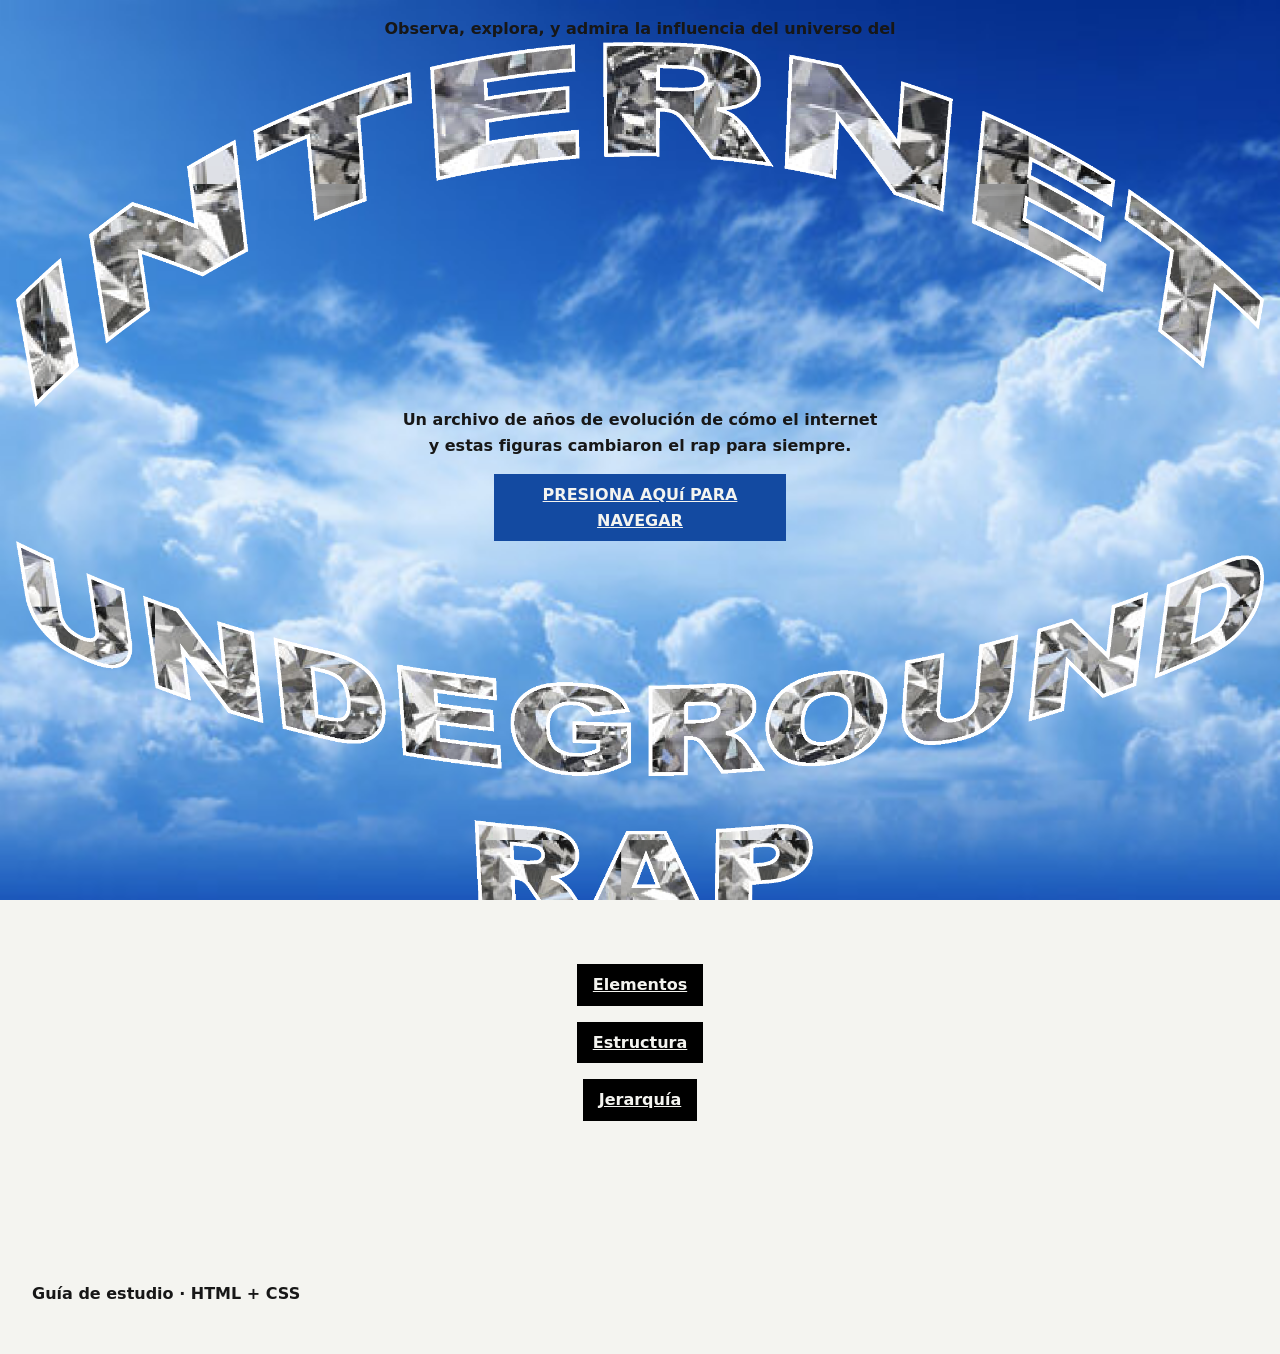
<file: index.html>
<!DOCTYPE html>
<html lang="es">
<head>
  <!--
    HEAD
    Contiene información sobre el documento.
    Aquí podemos definir metadata, título, favicon y archivos externos.
  -->

  <meta charset="UTF-8">
  <meta
    name="viewport"
    content="width=device-width, initial-scale=1.0"
  >
  <meta
    name="description"
    content="Documento base para estudiar estructura HTML, semántica y cajas."
  >
  <title>HTML, estructura y cajas</title>
  <!-- Favicon -->
  <link rel="icon" href="favicon.ico">
  <!-- Hoja de estilos externa -->
  <link rel="stylesheet" href="./css/style.css">
</head>
<body>

  <!--
    HEADER
    Contenido introductorio del documento.
  -->
  <header id="header-home">
<p>Observa, explora, y admira la influencia del universo del</p>
    <h1>Internet underground rap</h1>
<img src="./img/INTERNETHOME.png" alt="internet">
    <p>
      Un archivo de años de evolución de cómo el internet 
      y estas figuras cambiaron el rap para siempre.
    </p>
    <a href="#main-nav">PRESIONA AQUí PARA NAVEGAR</a>
    <img src="./img/UNDERGROUNDRAP.png" alt="underground rap">
    <!--
      NAV
      Contiene enlaces principales de navegación.
    -->


  </header>
  <nav id="main-nav">
    <a  class="nav-link" href="lilb.html">Elementos</a>
    <a  class="nav-link" href="#estructura">Estructura</a>
    <a  class="nav-link" href="#jerarquia">Jerarquía</a>
  </nav>
  <!--
    MAIN
    Contiene el contenido principal del documento.
  -->
  <main>

    <!--
      SECTION
      Agrupa contenido relacionado por un mismo tema.
    -->

  </main>

  <!--
    FOOTER
    Contiene información de cierre o complementaria.
  -->
  <footer>

    <p>Guía de estudio · HTML + CSS</p>

  </footer>

</body>
</html>
</file>
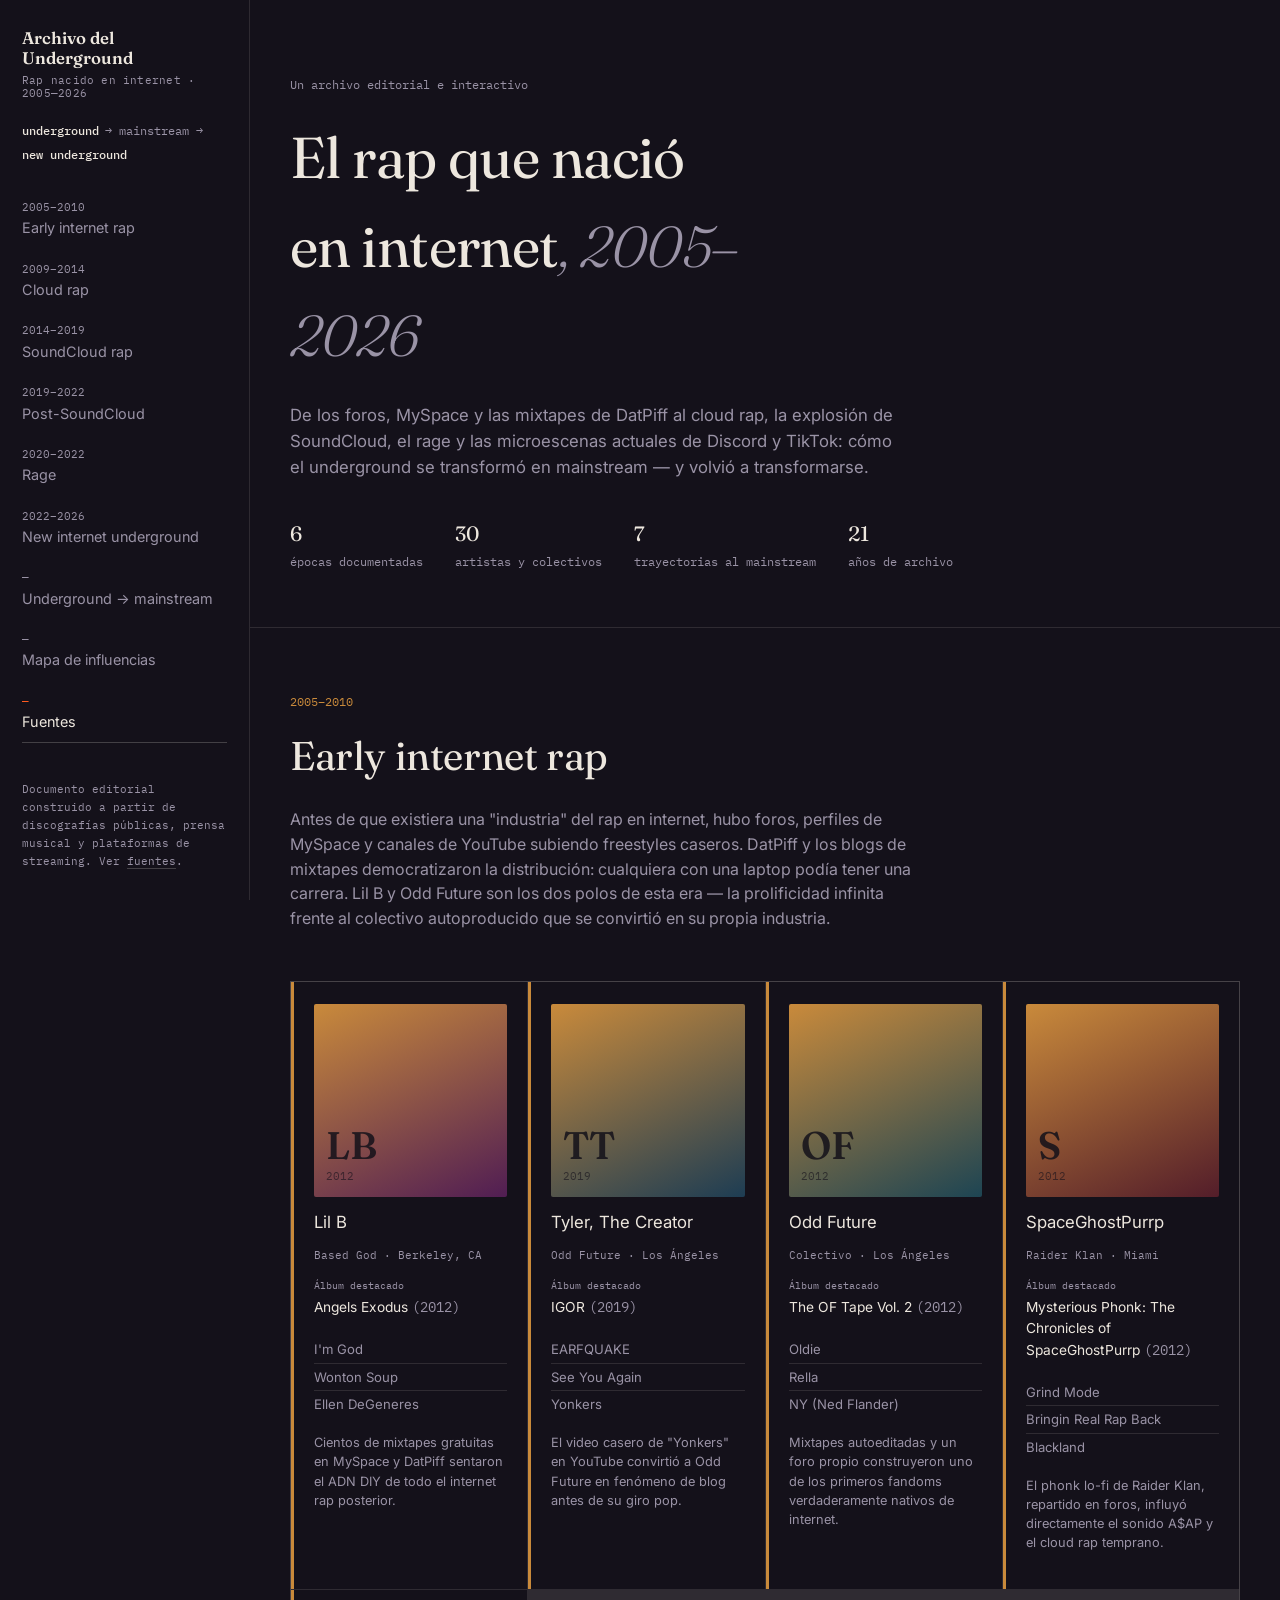
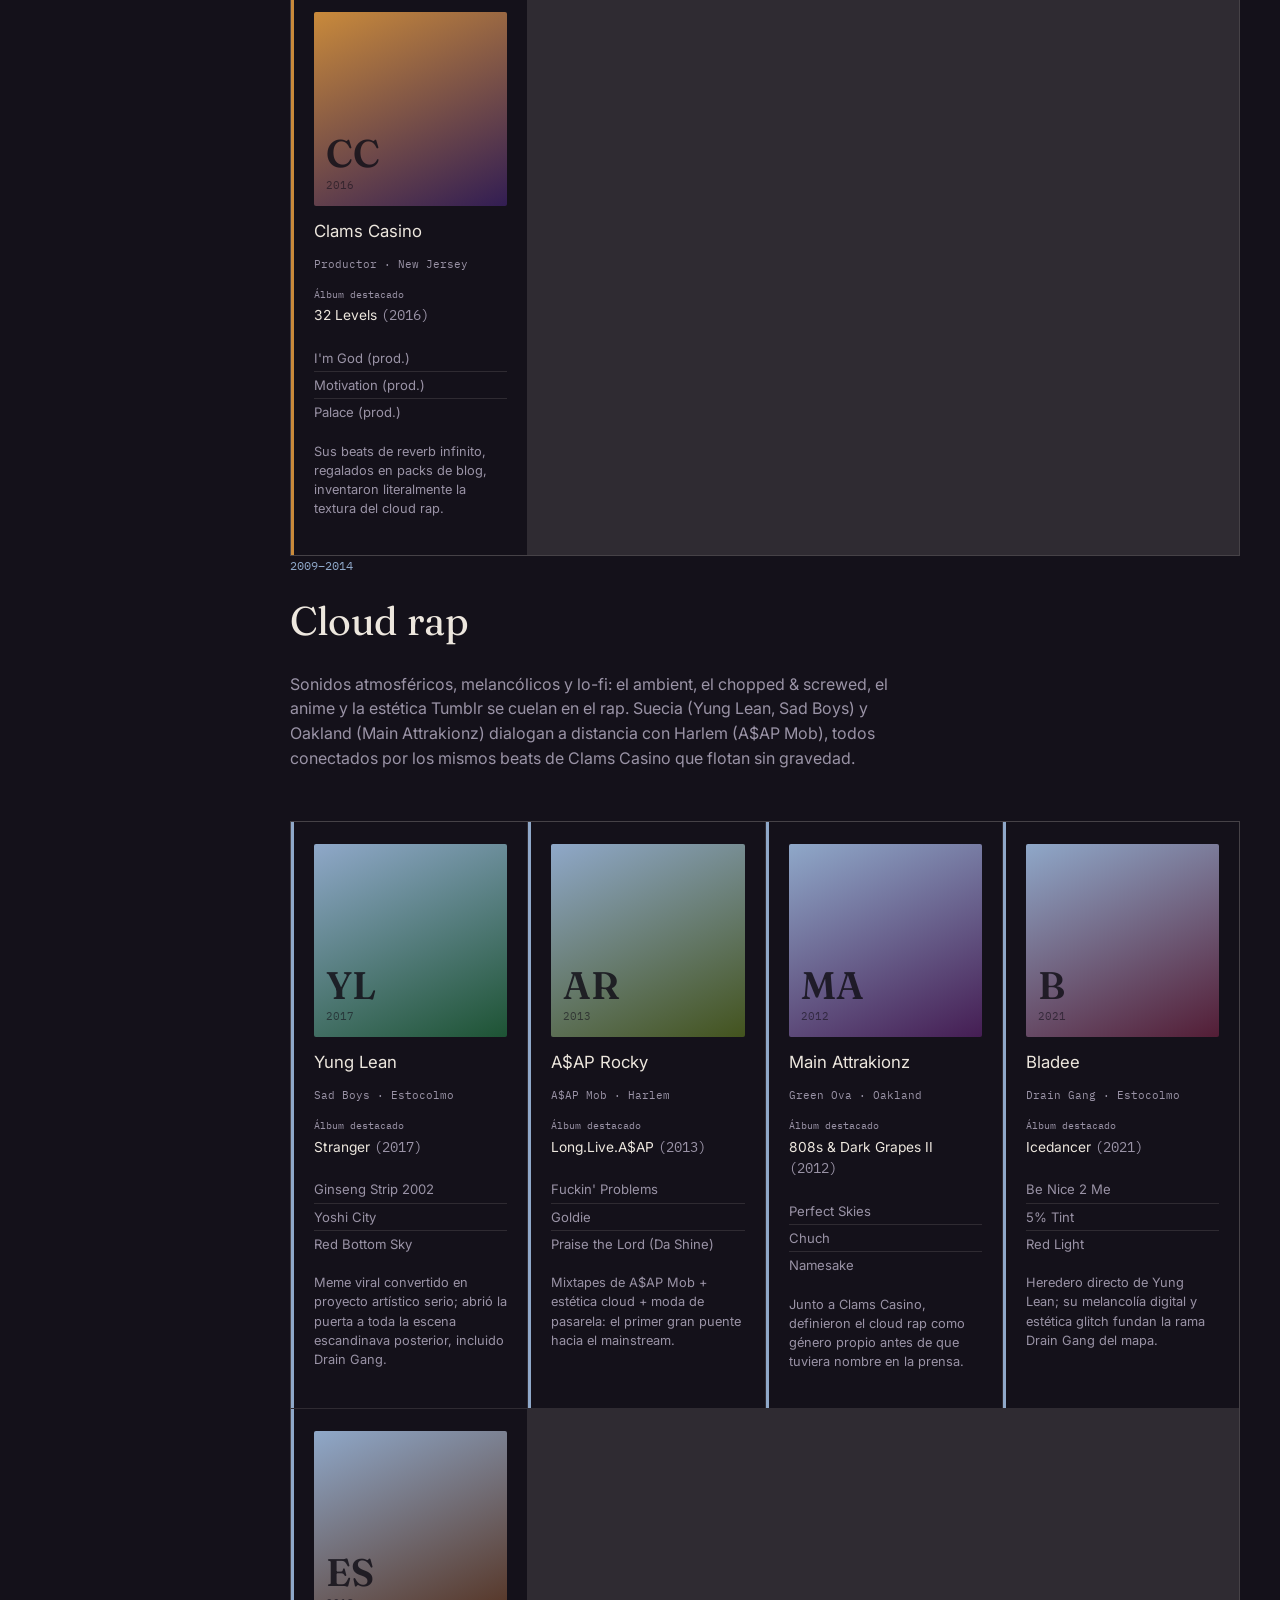
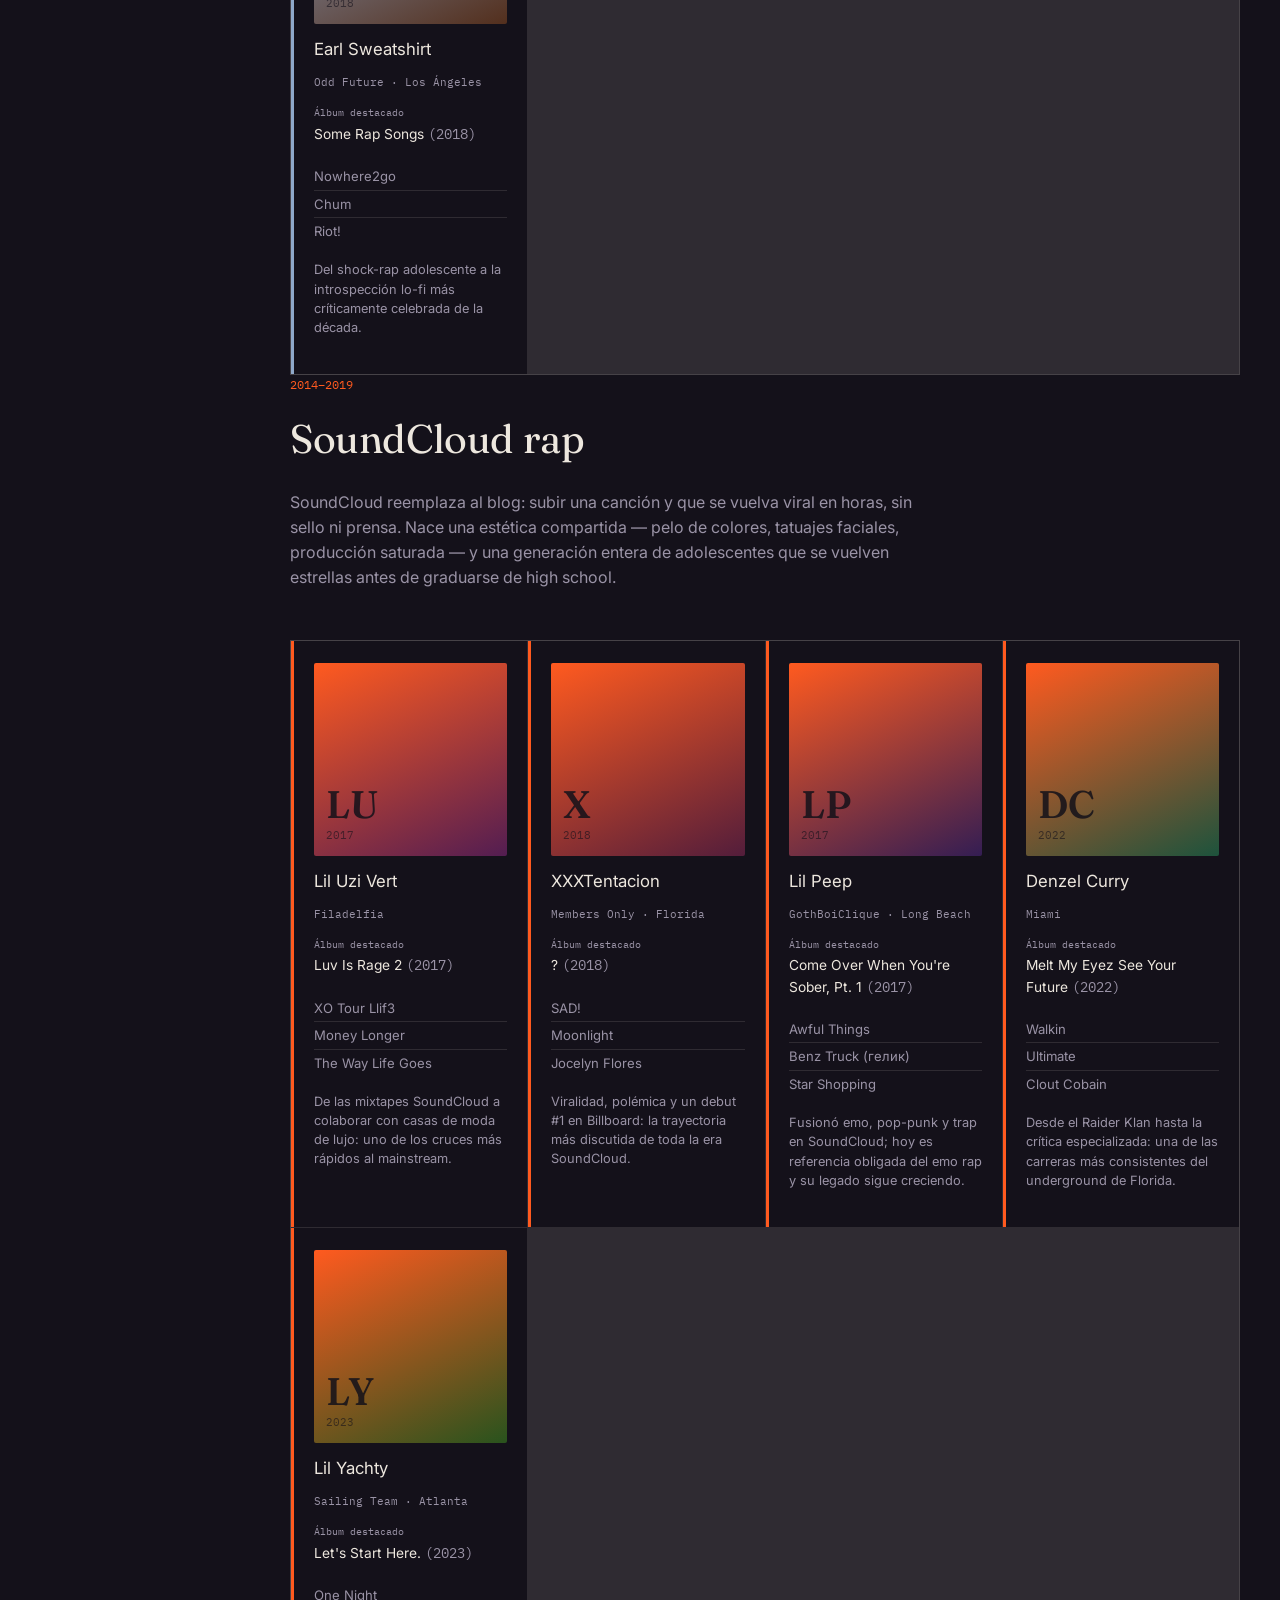
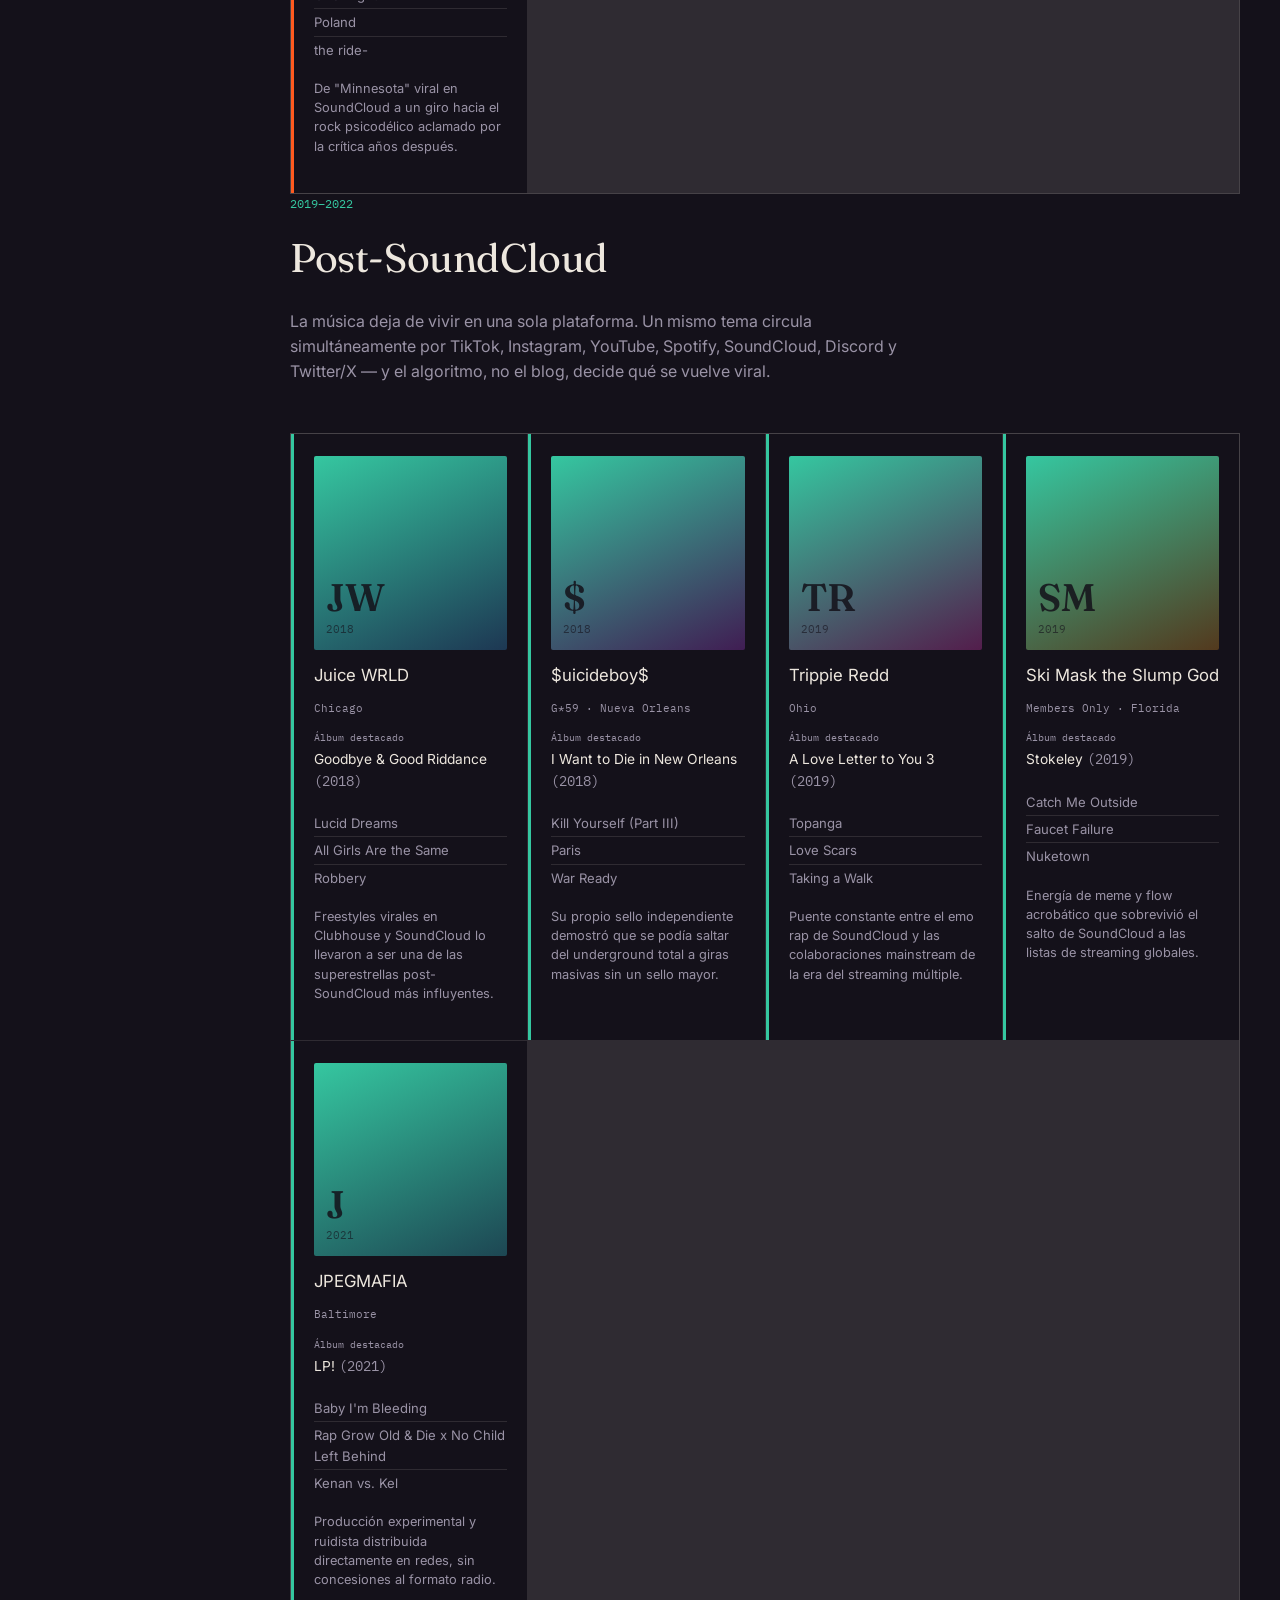
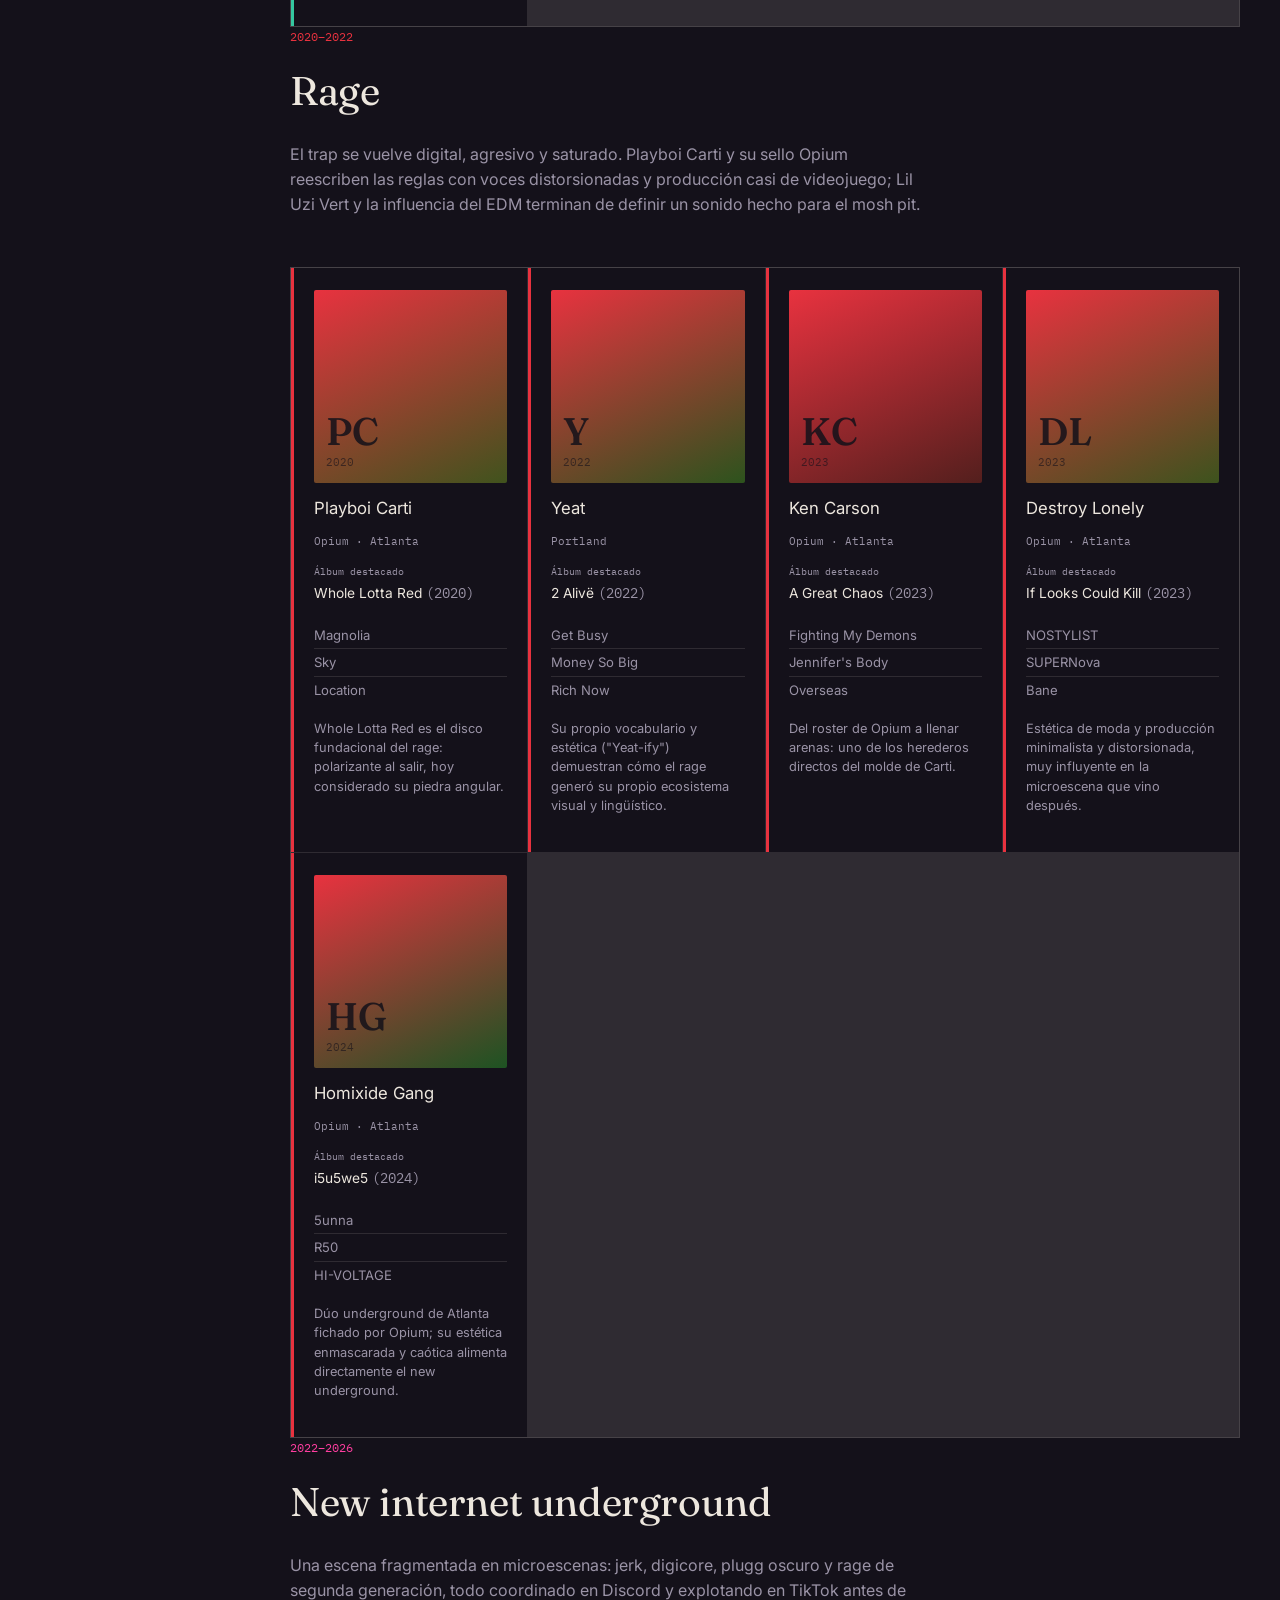
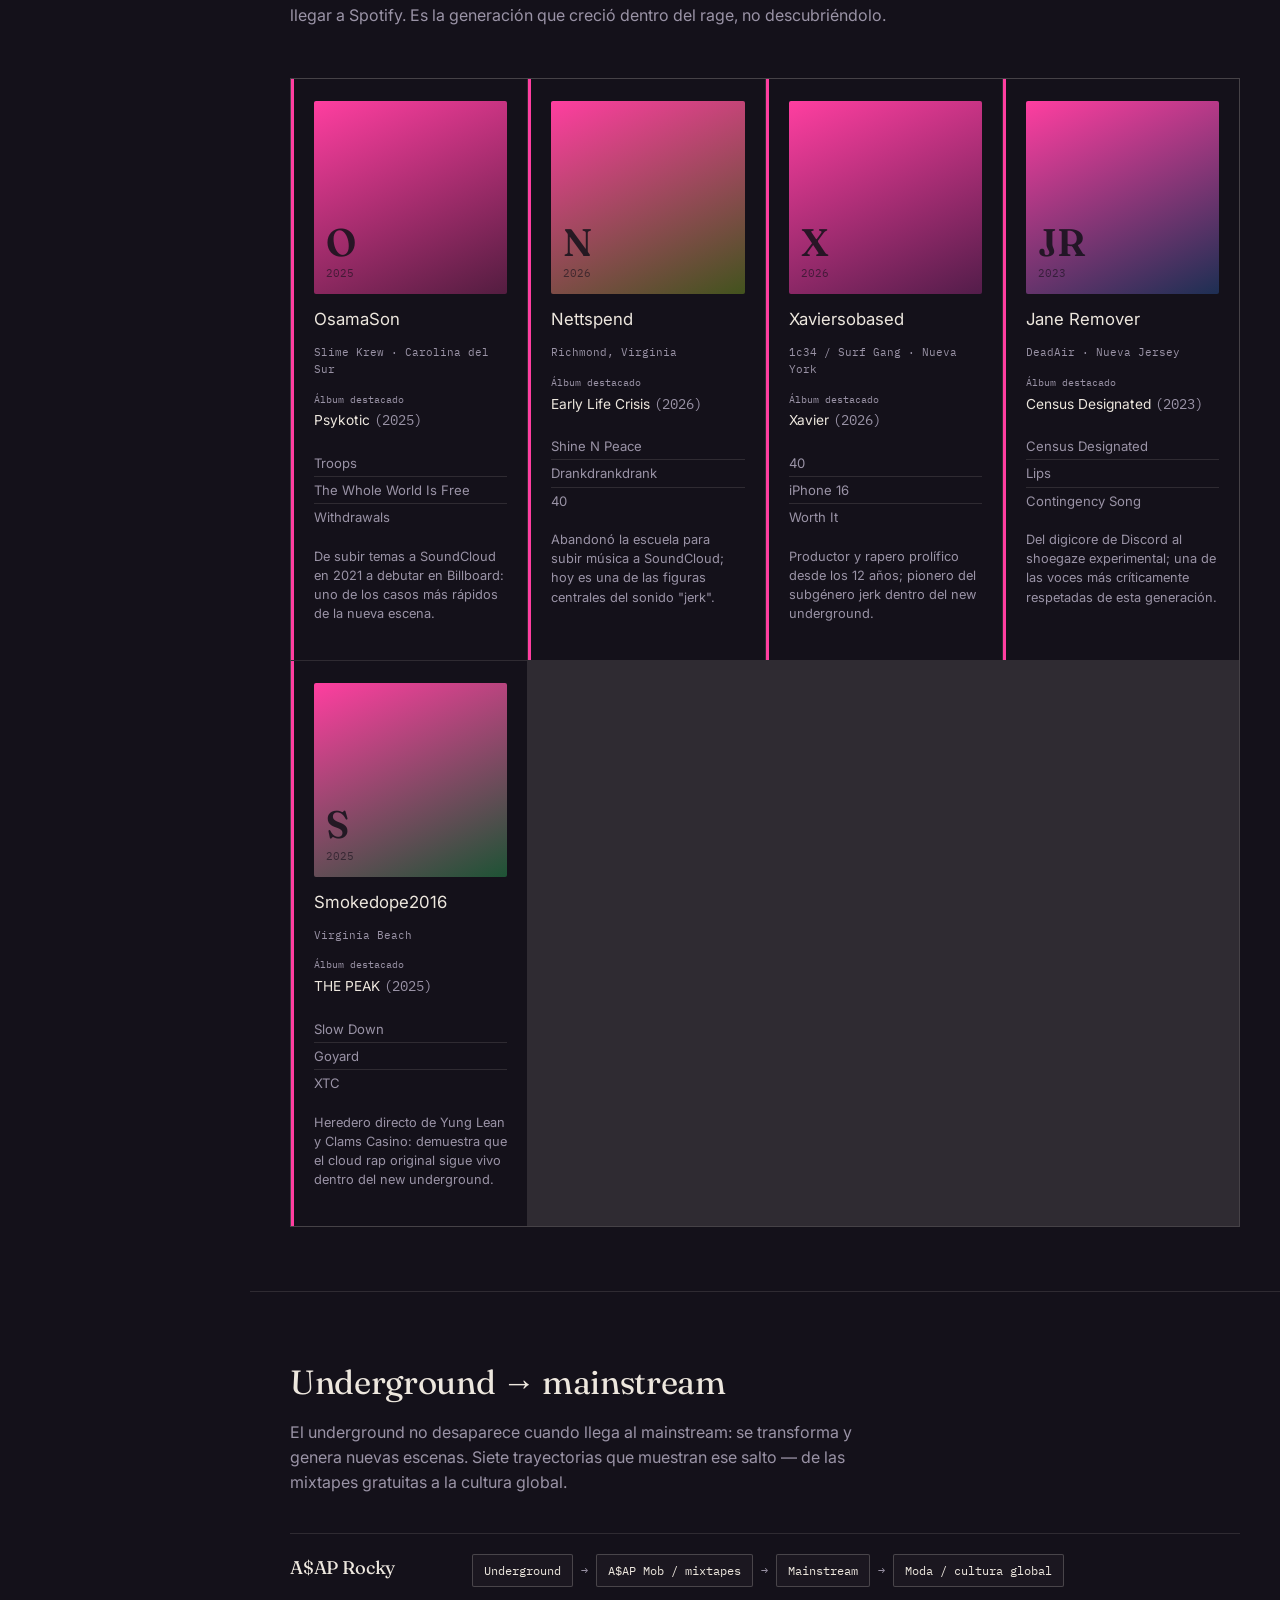
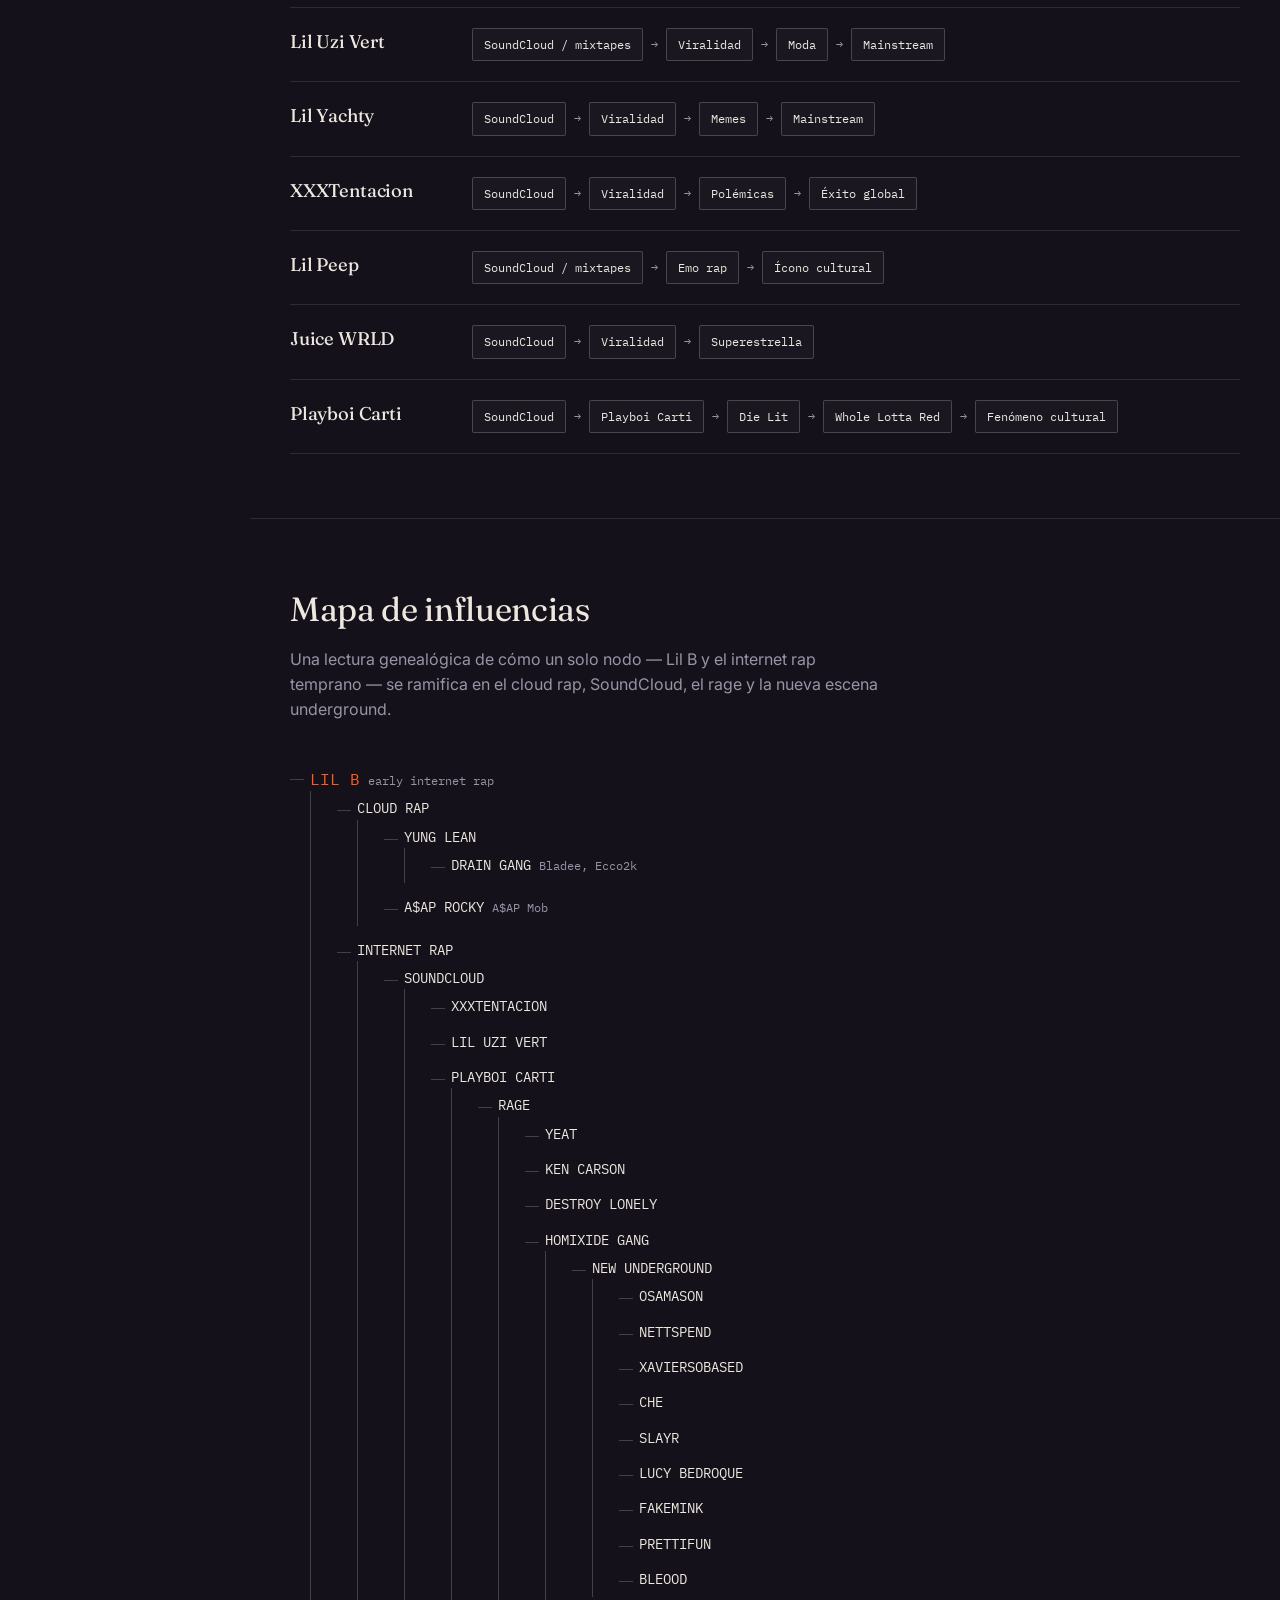
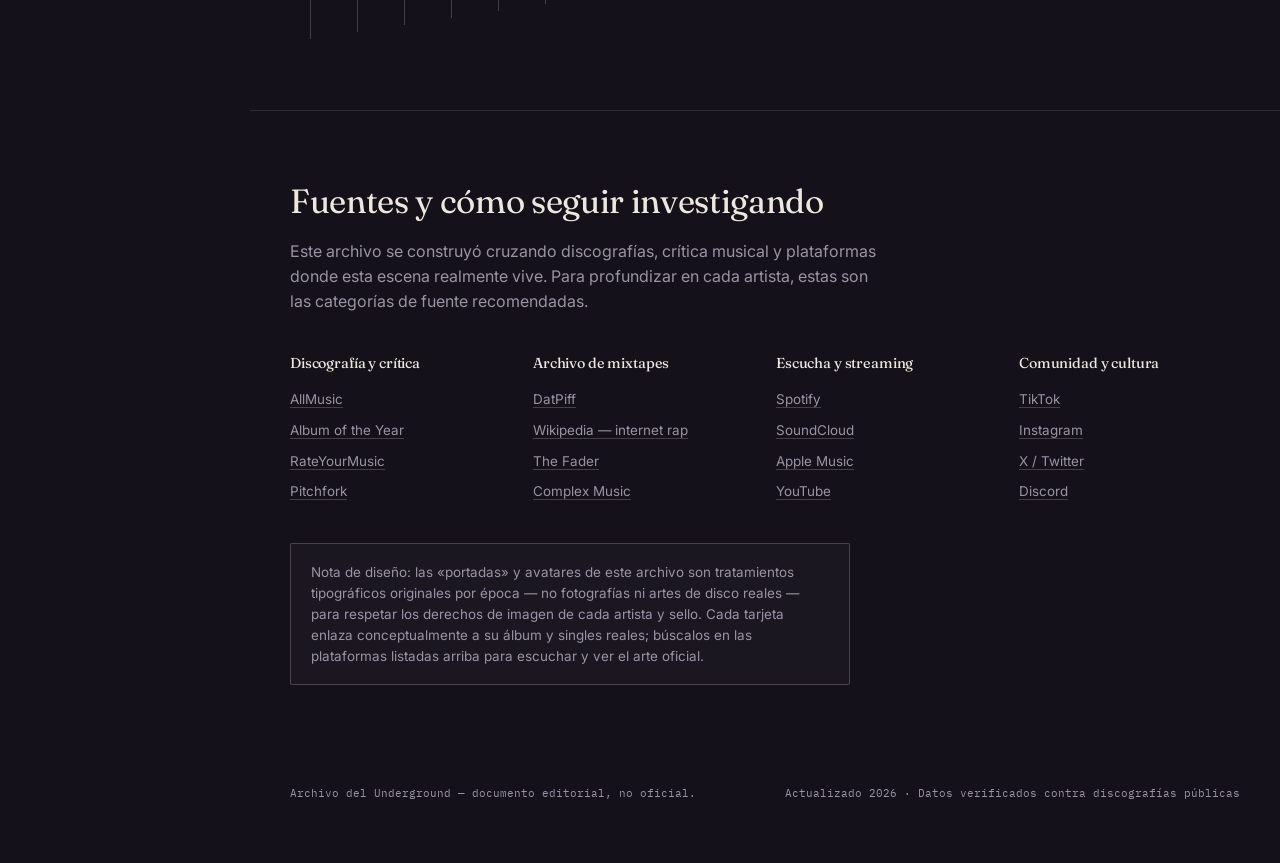
<file: index2.html>
<!DOCTYPE html>
<html lang="es">
<head>
<meta charset="UTF-8">
<meta name="viewport" content="width=device-width, initial-scale=1.0">
<meta name="description" content="Archivo del underground: una historia editorial del rap nacido en internet, de MySpace a la nueva escena underground de 2026.">
<title>ARCHIVO DEL UNDERGROUND — Rap nacido en internet, 2005–2026</title>
<link rel="preconnect" href="https://fonts.googleapis.com">
<link rel="preconnect" href="https://fonts.gstatic.com" crossorigin>
<link href="https://fonts.googleapis.com/css2?family=Fraunces:ital,opsz,wght@0,9..144,300;0,9..144,440;0,9..144,600;1,9..144,440&family=Inter:wght@400;500;600&family=IBM+Plex+Mono:wght@400;500&display=swap" rel="stylesheet">
<style>
  :root{
    --bg:#14111a;
    --bg-raised:#1b1720;
    --fg:#ede7de;
    --muted:#9a93a6;
    --line:rgba(237,231,222,0.12);
    --line-strong:rgba(237,231,222,0.22);
    --accent:#ff5a1f;
    --radius:2px;
  }
  *{box-sizing:border-box;}
  html{scroll-behavior:smooth;}
  body{
    margin:0;
    background:var(--bg);
    color:var(--fg);
    font-family:'Inter',sans-serif;
    line-height:1.55;
    -webkit-font-smoothing:antialiased;
  }
  @media (prefers-reduced-motion: reduce){
    html{scroll-behavior:auto;}
    *{animation-duration:0.01ms !important; transition-duration:0.01ms !important;}
  }
  h1,h2,h3,h4{
    font-family:'Fraunces',serif;
    font-weight:440;
    margin:0;
    letter-spacing:-0.01em;
  }
  a{color:inherit;}
  :focus-visible{outline:2px solid var(--fg); outline-offset:3px;}
  .mono{font-family:'IBM Plex Mono',monospace;}
  .wrap{max-width:1180px; margin:0 auto; padding:0 28px;}

  /* ---------- layout shell ---------- */
  .shell{display:grid; grid-template-columns:250px 1fr; min-height:100vh;}
  @media (max-width:900px){ .shell{grid-template-columns:1fr;} }

  /* ---------- rail nav ---------- */
  .rail{
    position:sticky; top:0; height:100vh; overflow-y:auto;
    border-right:1px solid var(--line);
    padding:28px 22px;
  }
  @media (max-width:900px){
    .rail{position:relative; height:auto; border-right:none; border-bottom:1px solid var(--line);
      display:flex; flex-direction:column; padding:20px;}
  }
  .rail-brand{
    font-family:'Fraunces',serif; font-weight:600; font-size:1.05rem; line-height:1.2;
    margin-bottom:6px;
  }
  .rail-brand span{display:block; font-family:'IBM Plex Mono',monospace; font-weight:400; font-size:0.68rem; color:var(--muted); letter-spacing:0.02em; margin-top:6px;}
  .rail-axis{
    margin:22px 0 26px; font-family:'IBM Plex Mono',monospace; font-size:0.72rem; color:var(--muted);
    display:flex; align-items:center; gap:6px; flex-wrap:wrap;
  }
  .rail-axis b{color:var(--fg); font-weight:500;}
  nav.eras{display:flex; flex-direction:column; gap:2px; margin-bottom:20px;}
  nav.eras a{
    display:block; text-decoration:none; padding:9px 0; border-bottom:1px solid transparent;
    color:var(--muted); font-size:0.9rem;
  }
  nav.eras a .yr{display:block; font-family:'IBM Plex Mono',monospace; font-size:0.66rem; color:var(--muted); margin-bottom:2px;}
  nav.eras a:hover, nav.eras a.active{color:var(--fg);}
  nav.eras a.active .yr{color:var(--dot,var(--accent));}
  nav.eras a.active{border-bottom-color:var(--line-strong);}
  .rail-foot{margin-top:auto; padding-top:18px; font-family:'IBM Plex Mono',monospace; font-size:0.66rem; color:var(--muted); line-height:1.7;}
  .rail-foot a{text-decoration:underline; text-decoration-color:var(--line-strong); text-underline-offset:3px;}

  /* ---------- main ---------- */
  main{min-width:0;}

  header.hero{
    padding:76px 0 56px; border-bottom:1px solid var(--line);
  }
  header.hero .wrap{padding:0 40px;}
  @media (max-width:900px){ header.hero .wrap{padding:0 20px;} header.hero{padding:44px 0 40px;} }
  .kicker{font-family:'IBM Plex Mono',monospace; font-size:0.75rem; color:var(--muted); margin-bottom:18px;}
  h1.title{font-size:clamp(2.1rem,5vw,3.6rem); max-width:14ch; font-weight:400;}
  h1.title em{font-style:italic; font-weight:300; color:var(--muted);}
  p.lede{max-width:56ch; color:var(--muted); font-size:1.05rem; margin-top:22px;}
  .hero-meta{display:flex; gap:32px; margin-top:38px; flex-wrap:wrap;}
  .hero-meta div{font-family:'IBM Plex Mono',monospace; font-size:0.72rem; color:var(--muted);}
  .hero-meta div b{display:block; color:var(--fg); font-size:1.3rem; font-family:'Fraunces',serif; font-weight:400; margin-bottom:2px;}

  section{padding:64px 0; border-bottom:1px solid var(--line);}
  section .wrap{padding:0 40px;}
  @media (max-width:900px){ section .wrap{padding:0 20px;} section{padding:44px 0;} }

  .section-head{max-width:60ch; margin-bottom:38px;}
  .section-head h2{font-size:clamp(1.5rem,3vw,2.1rem); font-weight:400;}
  .section-head p{color:var(--muted); margin-top:12px;}

  /* ---------- era block ---------- */
  .era{ }
  .era-head{display:grid; grid-template-columns:1fr; gap:14px; margin-bottom:34px;}
  .era-range{font-family:'IBM Plex Mono',monospace; font-size:0.78rem; color:var(--dot);}
  .era-title{font-size:clamp(1.7rem,3.4vw,2.5rem); font-weight:400; max-width:20ch;}
  .era-copy{max-width:64ch; color:var(--muted); margin-top:6px;}

  .artist-grid{
    display:grid; grid-template-columns:repeat(auto-fill,minmax(230px,1fr)); gap:1px;
    background:var(--line); border:1px solid var(--line); margin-top:28px;
  }
  .artist-card{
    background:var(--bg); padding:22px 20px 24px; border-left:3px solid var(--dot);
    display:flex; flex-direction:column; gap:12px;
  }
  .cover{
    width:100%; aspect-ratio:1/1; border-radius:var(--radius);
    display:flex; align-items:flex-end; padding:12px;
    font-family:'Fraunces',serif; color:rgba(20,17,26,0.86);
  }
  .cover .mono-initial{font-size:2.4rem; line-height:1; font-weight:600;}
  .cover .album-yr{font-family:'IBM Plex Mono',monospace; font-size:0.68rem; color:rgba(20,17,26,0.6); margin-top:4px;}
  .artist-name{font-size:1.05rem;}
  .artist-tag{font-family:'IBM Plex Mono',monospace; font-size:0.68rem; color:var(--muted);}
  .artist-album{font-size:0.86rem; color:var(--fg); margin-top:2px;}
  .artist-album .lbl{color:var(--muted); font-family:'IBM Plex Mono',monospace; font-size:0.64rem; display:block; margin-bottom:3px;}
  .singles{list-style:none; padding:0; margin:6px 0 0; font-size:0.82rem; color:var(--muted);}
  .singles li{padding:3px 0; border-top:1px solid var(--line);}
  .singles li:first-child{border-top:none;}
  .artist-note{font-size:0.8rem; color:var(--muted); margin-top:4px; line-height:1.5;}

  /* ---------- mainstream transitions ---------- */
  .trajectories{display:flex; flex-direction:column; gap:0; margin-top:10px;}
  .trajectory{
    display:grid; grid-template-columns:160px 1fr; gap:22px; padding:20px 0; border-top:1px solid var(--line);
    align-items:start;
  }
  .trajectory:last-child{border-bottom:1px solid var(--line);}
  .trajectory h3{font-size:1.15rem; font-weight:440;}
  .flow{display:flex; flex-wrap:wrap; align-items:center; gap:8px; font-family:'IBM Plex Mono',monospace; font-size:0.78rem;}
  .flow .step{background:var(--bg-raised); border:1px solid var(--line-strong); padding:6px 11px; border-radius:var(--radius); color:var(--fg);}
  .flow .arrow{color:var(--muted);}

  /* ---------- influence map ---------- */
  .map-tree{margin-top:10px; font-family:'IBM Plex Mono',monospace; font-size:0.86rem;}
  .map-tree ul{list-style:none; margin:0; padding-left:26px; border-left:1px solid var(--line-strong);}
  .map-tree > ul{padding-left:0; border-left:none;}
  .map-tree li{position:relative; padding:7px 0 7px 20px;}
  .map-tree li::before{
    content:""; position:absolute; left:0; top:19px; width:14px; height:1px; background:var(--line-strong);
  }
  .map-tree .node{color:var(--fg);}
  .map-tree .node.root{color:var(--accent); font-size:1rem;}
  .map-tree .node .tag{color:var(--muted); font-size:0.74rem; margin-left:8px;}

  /* ---------- sources ---------- */
  .sources-grid{display:grid; grid-template-columns:repeat(auto-fit,minmax(200px,1fr)); gap:22px; margin-top:28px;}
  .sources-grid h4{font-size:0.9rem; margin-bottom:10px;}
  .sources-grid ul{list-style:none; margin:0; padding:0; font-size:0.84rem; color:var(--muted);}
  .sources-grid li{padding:5px 0;}
  .sources-grid a{text-decoration:none; border-bottom:1px solid var(--line-strong);}
  .sources-grid a:hover{color:var(--fg);}

  .note-box{
    margin-top:36px; padding:18px 20px; border:1px solid var(--line-strong); background:var(--bg-raised);
    font-size:0.84rem; color:var(--muted); max-width:70ch; border-radius:var(--radius);
  }

  footer{padding:36px 0 60px;}
  footer .wrap{padding:0 40px; display:flex; justify-content:space-between; flex-wrap:wrap; gap:14px;}
  @media (max-width:900px){ footer .wrap{padding:0 20px;} }
  footer p{font-family:'IBM Plex Mono',monospace; font-size:0.7rem; color:var(--muted); margin:0;}
</style>
</head>
<body>

<div class="shell">

  <!-- ============ RAIL / NAV ============ -->
  <aside class="rail">
    <div class="rail-brand">Archivo del Underground
      <span>Rap nacido en internet · 2005—2026</span>
    </div>
    <div class="rail-axis">
      <b>underground</b> → mainstream → <b>new underground</b>
    </div>
    <nav class="eras" id="eraNav" aria-label="Navegación por épocas">
      <a href="#early-internet"><span class="yr">2005–2010</span>Early internet rap</a>
      <a href="#cloud-rap"><span class="yr">2009–2014</span>Cloud rap</a>
      <a href="#soundcloud"><span class="yr">2014–2019</span>SoundCloud rap</a>
      <a href="#post-soundcloud"><span class="yr">2019–2022</span>Post-SoundCloud</a>
      <a href="#rage"><span class="yr">2020–2022</span>Rage</a>
      <a href="#new-underground"><span class="yr">2022–2026</span>New internet underground</a>
      <a href="#mainstream"><span class="yr">—</span>Underground → mainstream</a>
      <a href="#map"><span class="yr">—</span>Mapa de influencias</a>
      <a href="#fuentes"><span class="yr">—</span>Fuentes</a>
    </nav>
    <div class="rail-foot">
      Documento editorial construido a partir de discografías públicas, prensa musical y plataformas de streaming. Ver <a href="#fuentes">fuentes</a>.
    </div>
  </aside>

  <!-- ============ MAIN ============ -->
  <main>

    <header class="hero">
      <div class="wrap">
        <div class="kicker">Un archivo editorial e interactivo</div>
        <h1 class="title">El rap que nació<br>en internet<em>, 2005–2026</em></h1>
        <p class="lede">De los foros, MySpace y las mixtapes de DatPiff al cloud rap, la explosión de SoundCloud, el rage y las microescenas actuales de Discord y TikTok: cómo el underground se transformó en mainstream — y volvió a transformarse.</p>
        <div class="hero-meta">
          <div><b>6</b>épocas documentadas</div>
          <div><b>30</b>artistas y colectivos</div>
          <div><b>7</b>trayectorias al mainstream</div>
          <div><b>21</b>años de archivo</div>
        </div>
      </div>
    </header>

    <section id="eras-root">
      <div class="wrap" id="erasContainer"><!-- JS injecta las 6 épocas --></div>
    </section>

    <!-- ============ UNDERGROUND -> MAINSTREAM ============ -->
    <section id="mainstream">
      <div class="wrap">
        <div class="section-head">
          <h2>Underground → mainstream</h2>
          <p>El underground no desaparece cuando llega al mainstream: se transforma y genera nuevas escenas. Siete trayectorias que muestran ese salto — de las mixtapes gratuitas a la cultura global.</p>
        </div>
        <div class="trajectories" id="trajectoriesContainer"><!-- JS injecta --></div>
      </div>
    </section>

    <!-- ============ MAPA DE INFLUENCIAS ============ -->
    <section id="map">
      <div class="wrap">
        <div class="section-head">
          <h2>Mapa de influencias</h2>
          <p>Una lectura genealógica de cómo un solo nodo — Lil B y el internet rap temprano — se ramifica en el cloud rap, SoundCloud, el rage y la nueva escena underground.</p>
        </div>
        <div class="map-tree" id="mapTree"><!-- JS injecta --></div>
      </div>
    </section>

    <!-- ============ FUENTES ============ -->
    <section id="fuentes" style="border-bottom:none;">
      <div class="wrap">
        <div class="section-head">
          <h2>Fuentes y cómo seguir investigando</h2>
          <p>Este archivo se construyó cruzando discografías, crítica musical y plataformas donde esta escena realmente vive. Para profundizar en cada artista, estas son las categorías de fuente recomendadas.</p>
        </div>
        <div class="sources-grid">
          <div>
            <h4>Discografía y crítica</h4>
            <ul>
              <li><a href="https://www.allmusic.com" target="_blank" rel="noopener">AllMusic</a></li>
              <li><a href="https://www.albumoftheyear.org" target="_blank" rel="noopener">Album of the Year</a></li>
              <li><a href="https://rateyourmusic.com" target="_blank" rel="noopener">RateYourMusic</a></li>
              <li><a href="https://pitchfork.com" target="_blank" rel="noopener">Pitchfork</a></li>
            </ul>
          </div>
          <div>
            <h4>Archivo de mixtapes</h4>
            <ul>
              <li><a href="https://www.datpiff.com" target="_blank" rel="noopener">DatPiff</a></li>
              <li><a href="https://en.wikipedia.org/wiki/Internet_rap" target="_blank" rel="noopener">Wikipedia — internet rap</a></li>
              <li><a href="https://www.thefader.com" target="_blank" rel="noopener">The Fader</a></li>
              <li><a href="https://www.complex.com/music" target="_blank" rel="noopener">Complex Music</a></li>
            </ul>
          </div>
          <div>
            <h4>Escucha y streaming</h4>
            <ul>
              <li><a href="https://open.spotify.com" target="_blank" rel="noopener">Spotify</a></li>
              <li><a href="https://soundcloud.com" target="_blank" rel="noopener">SoundCloud</a></li>
              <li><a href="https://music.apple.com" target="_blank" rel="noopener">Apple Music</a></li>
              <li><a href="https://www.youtube.com" target="_blank" rel="noopener">YouTube</a></li>
            </ul>
          </div>
          <div>
            <h4>Comunidad y cultura</h4>
            <ul>
              <li><a href="https://www.tiktok.com" target="_blank" rel="noopener">TikTok</a></li>
              <li><a href="https://www.instagram.com" target="_blank" rel="noopener">Instagram</a></li>
              <li><a href="https://twitter.com" target="_blank" rel="noopener">X / Twitter</a></li>
              <li><a href="https://discord.com" target="_blank" rel="noopener">Discord</a></li>
            </ul>
          </div>
        </div>
        <div class="note-box">
          Nota de diseño: las «portadas» y avatares de este archivo son tratamientos tipográficos originales por época — no fotografías ni artes de disco reales — para respetar los derechos de imagen de cada artista y sello. Cada tarjeta enlaza conceptualmente a su álbum y singles reales; búscalos en las plataformas listadas arriba para escuchar y ver el arte oficial.
        </div>
      </div>
    </section>

    <footer>
      <div class="wrap">
        <p>Archivo del Underground — documento editorial, no oficial.</p>
        <p>Actualizado 2026 · Datos verificados contra discografías públicas</p>
      </div>
    </footer>

  </main>
</div>

<script>
/* ======================================================================
   DATOS — cada época y sus 5 artistas más destacados
   ====================================================================== */
const ERAS = [
  {
    id: "early-internet",
    range: "2005–2010",
    title: "Early internet rap",
    accent: "#c98a3b",
    copy: "Antes de que existiera una \"industria\" del rap en internet, hubo foros, perfiles de MySpace y canales de YouTube subiendo freestyles caseros. DatPiff y los blogs de mixtapes democratizaron la distribución: cualquiera con una laptop podía tener una carrera. Lil B y Odd Future son los dos polos de esta era — la prolificidad infinita frente al colectivo autoproducido que se convirtió en su propia industria.",
    artists: [
      { name:"Lil B", tag:"Based God · Berkeley, CA", album:"Angels Exodus", year:"2012",
        singles:["I'm God","Wonton Soup","Ellen DeGeneres"],
        note:"Cientos de mixtapes gratuitas en MySpace y DatPiff sentaron el ADN DIY de todo el internet rap posterior." },
      { name:"Tyler, The Creator", tag:"Odd Future · Los Ángeles", album:"IGOR", year:"2019",
        singles:["EARFQUAKE","See You Again","Yonkers"],
        note:"El video casero de \"Yonkers\" en YouTube convirtió a Odd Future en fenómeno de blog antes de su giro pop." },
      { name:"Odd Future", tag:"Colectivo · Los Ángeles", album:"The OF Tape Vol. 2", year:"2012",
        singles:["Oldie","Rella","NY (Ned Flander)"],
        note:"Mixtapes autoeditadas y un foro propio construyeron uno de los primeros fandoms verdaderamente nativos de internet." },
      { name:"SpaceGhostPurrp", tag:"Raider Klan · Miami", album:"Mysterious Phonk: The Chronicles of SpaceGhostPurrp", year:"2012",
        singles:["Grind Mode","Bringin Real Rap Back","Blackland"],
        note:"El phonk lo-fi de Raider Klan, repartido en foros, influyó directamente el sonido A$AP y el cloud rap temprano." },
      { name:"Clams Casino", tag:"Productor · New Jersey", album:"32 Levels", year:"2016",
        singles:["I'm God (prod.)","Motivation (prod.)","Palace (prod.)"],
        note:"Sus beats de reverb infinito, regalados en packs de blog, inventaron literalmente la textura del cloud rap." },
    ]
  },
  {
    id: "cloud-rap",
    range: "2009–2014",
    title: "Cloud rap",
    accent: "#8fa8c9",
    copy: "Sonidos atmosféricos, melancólicos y lo-fi: el ambient, el chopped & screwed, el anime y la estética Tumblr se cuelan en el rap. Suecia (Yung Lean, Sad Boys) y Oakland (Main Attrakionz) dialogan a distancia con Harlem (A$AP Mob), todos conectados por los mismos beats de Clams Casino que flotan sin gravedad.",
    artists: [
      { name:"Yung Lean", tag:"Sad Boys · Estocolmo", album:"Stranger", year:"2017",
        singles:["Ginseng Strip 2002","Yoshi City","Red Bottom Sky"],
        note:"Meme viral convertido en proyecto artístico serio; abrió la puerta a toda la escena escandinava posterior, incluido Drain Gang." },
      { name:"A$AP Rocky", tag:"A$AP Mob · Harlem", album:"Long.Live.A$AP", year:"2013",
        singles:["Fuckin' Problems","Goldie","Praise the Lord (Da Shine)"],
        note:"Mixtapes de A$AP Mob + estética cloud + moda de pasarela: el primer gran puente hacia el mainstream." },
      { name:"Main Attrakionz", tag:"Green Ova · Oakland", album:"808s & Dark Grapes II", year:"2012",
        singles:["Perfect Skies","Chuch","Namesake"],
        note:"Junto a Clams Casino, definieron el cloud rap como género propio antes de que tuviera nombre en la prensa." },
      { name:"Bladee", tag:"Drain Gang · Estocolmo", album:"Icedancer", year:"2021",
        singles:["Be Nice 2 Me","5% Tint","Red Light"],
        note:"Heredero directo de Yung Lean; su melancolía digital y estética glitch fundan la rama Drain Gang del mapa." },
      { name:"Earl Sweatshirt", tag:"Odd Future · Los Ángeles", album:"Some Rap Songs", year:"2018",
        singles:["Nowhere2go","Chum","Riot!"],
        note:"Del shock-rap adolescente a la introspección lo-fi más críticamente celebrada de la década." },
    ]
  },
  {
    id: "soundcloud",
    range: "2014–2019",
    title: "SoundCloud rap",
    accent: "#ff5a1f",
    copy: "SoundCloud reemplaza al blog: subir una canción y que se vuelva viral en horas, sin sello ni prensa. Nace una estética compartida — pelo de colores, tatuajes faciales, producción saturada — y una generación entera de adolescentes que se vuelven estrellas antes de graduarse de high school.",
    artists: [
      { name:"Lil Uzi Vert", tag:"Filadelfia", album:"Luv Is Rage 2", year:"2017",
        singles:["XO Tour Llif3","Money Longer","The Way Life Goes"],
        note:"De las mixtapes SoundCloud a colaborar con casas de moda de lujo: uno de los cruces más rápidos al mainstream." },
      { name:"XXXTentacion", tag:"Members Only · Florida", album:"?", year:"2018",
        singles:["SAD!","Moonlight","Jocelyn Flores"],
        note:"Viralidad, polémica y un debut #1 en Billboard: la trayectoria más discutida de toda la era SoundCloud." },
      { name:"Lil Peep", tag:"GothBoiClique · Long Beach", album:"Come Over When You're Sober, Pt. 1", year:"2017",
        singles:["Awful Things","Benz Truck (гелик)","Star Shopping"],
        note:"Fusionó emo, pop-punk y trap en SoundCloud; hoy es referencia obligada del emo rap y su legado sigue creciendo." },
      { name:"Denzel Curry", tag:"Miami", album:"Melt My Eyez See Your Future", year:"2022",
        singles:["Walkin","Ultimate","Clout Cobain"],
        note:"Desde el Raider Klan hasta la crítica especializada: una de las carreras más consistentes del underground de Florida." },
      { name:"Lil Yachty", tag:"Sailing Team · Atlanta", album:"Let's Start Here.", year:"2023",
        singles:["One Night","Poland","the ride-"],
        note:"De \"Minnesota\" viral en SoundCloud a un giro hacia el rock psicodélico aclamado por la crítica años después." },
    ]
  },
  {
    id: "post-soundcloud",
    range: "2019–2022",
    title: "Post-SoundCloud",
    accent: "#35c7a0",
    copy: "La música deja de vivir en una sola plataforma. Un mismo tema circula simultáneamente por TikTok, Instagram, YouTube, Spotify, SoundCloud, Discord y Twitter/X — y el algoritmo, no el blog, decide qué se vuelve viral.",
    artists: [
      { name:"Juice WRLD", tag:"Chicago", album:"Goodbye & Good Riddance", year:"2018",
        singles:["Lucid Dreams","All Girls Are the Same","Robbery"],
        note:"Freestyles virales en Clubhouse y SoundCloud lo llevaron a ser una de las superestrellas post-SoundCloud más influyentes." },
      { name:"$uicideboy$", tag:"G*59 · Nueva Orleans", album:"I Want to Die in New Orleans", year:"2018",
        singles:["Kill Yourself (Part III)","Paris","War Ready"],
        note:"Su propio sello independiente demostró que se podía saltar del underground total a giras masivas sin un sello mayor." },
      { name:"Trippie Redd", tag:"Ohio", album:"A Love Letter to You 3", year:"2019",
        singles:["Topanga","Love Scars","Taking a Walk"],
        note:"Puente constante entre el emo rap de SoundCloud y las colaboraciones mainstream de la era del streaming múltiple." },
      { name:"Ski Mask the Slump God", tag:"Members Only · Florida", album:"Stokeley", year:"2019",
        singles:["Catch Me Outside","Faucet Failure","Nuketown"],
        note:"Energía de meme y flow acrobático que sobrevivió el salto de SoundCloud a las listas de streaming globales." },
      { name:"JPEGMAFIA", tag:"Baltimore", album:"LP!", year:"2021",
        singles:["Baby I'm Bleeding","Rap Grow Old & Die x No Child Left Behind","Kenan vs. Kel"],
        note:"Producción experimental y ruidista distribuida directamente en redes, sin concesiones al formato radio." },
    ]
  },
  {
    id: "rage",
    range: "2020–2022",
    title: "Rage",
    accent: "#e8323f",
    copy: "El trap se vuelve digital, agresivo y saturado. Playboi Carti y su sello Opium reescriben las reglas con voces distorsionadas y producción casi de videojuego; Lil Uzi Vert y la influencia del EDM terminan de definir un sonido hecho para el mosh pit.",
    artists: [
      { name:"Playboi Carti", tag:"Opium · Atlanta", album:"Whole Lotta Red", year:"2020",
        singles:["Magnolia","Sky","Location"],
        note:"Whole Lotta Red es el disco fundacional del rage: polarizante al salir, hoy considerado su piedra angular." },
      { name:"Yeat", tag:"Portland", album:"2 Alivë", year:"2022",
        singles:["Get Busy","Money So Big","Rich Now"],
        note:"Su propio vocabulario y estética (\"Yeat-ify\") demuestran cómo el rage generó su propio ecosistema visual y lingüístico." },
      { name:"Ken Carson", tag:"Opium · Atlanta", album:"A Great Chaos", year:"2023",
        singles:["Fighting My Demons","Jennifer's Body","Overseas"],
        note:"Del roster de Opium a llenar arenas: uno de los herederos directos del molde de Carti." },
      { name:"Destroy Lonely", tag:"Opium · Atlanta", album:"If Looks Could Kill", year:"2023",
        singles:["NOSTYLIST","SUPERNova","Bane"],
        note:"Estética de moda y producción minimalista y distorsionada, muy influyente en la microescena que vino después." },
      { name:"Homixide Gang", tag:"Opium · Atlanta", album:"i5u5we5", year:"2024",
        singles:["5unna","R50","HI-VOLTAGE"],
        note:"Dúo underground de Atlanta fichado por Opium; su estética enmascarada y caótica alimenta directamente el new underground." },
    ]
  },
  {
    id: "new-underground",
    range: "2022–2026",
    title: "New internet underground",
    accent: "#ff3ea0",
    copy: "Una escena fragmentada en microescenas: jerk, digicore, plugg oscuro y rage de segunda generación, todo coordinado en Discord y explotando en TikTok antes de llegar a Spotify. Es la generación que creció dentro del rage, no descubriéndolo.",
    artists: [
      { name:"OsamaSon", tag:"Slime Krew · Carolina del Sur", album:"Psykotic", year:"2025",
        singles:["Troops","The Whole World Is Free","Withdrawals"],
        note:"De subir temas a SoundCloud en 2021 a debutar en Billboard: uno de los casos más rápidos de la nueva escena." },
      { name:"Nettspend", tag:"Richmond, Virginia", album:"Early Life Crisis", year:"2026",
        singles:["Shine N Peace","Drankdrankdrank","40"],
        note:"Abandonó la escuela para subir música a SoundCloud; hoy es una de las figuras centrales del sonido \"jerk\"." },
      { name:"Xaviersobased", tag:"1c34 / Surf Gang · Nueva York", album:"Xavier", year:"2026",
        singles:["40","iPhone 16","Worth It"],
        note:"Productor y rapero prolífico desde los 12 años; pionero del subgénero jerk dentro del new underground." },
      { name:"Jane Remover", tag:"DeadAir · Nueva Jersey", album:"Census Designated", year:"2023",
        singles:["Census Designated","Lips","Contingency Song"],
        note:"Del digicore de Discord al shoegaze experimental; una de las voces más críticamente respetadas de esta generación." },
      { name:"Smokedope2016", tag:"Virginia Beach", album:"THE PEAK", year:"2025",
        singles:["Slow Down","Goyard","XTC"],
        note:"Heredero directo de Yung Lean y Clams Casino: demuestra que el cloud rap original sigue vivo dentro del new underground." },
    ]
  },
];

/* ======================================================================
   TRAYECTORIAS UNDERGROUND -> MAINSTREAM
   ====================================================================== */
const TRAJECTORIES = [
  { name:"A$AP Rocky", steps:["Underground","A$AP Mob / mixtapes","Mainstream","Moda / cultura global"] },
  { name:"Lil Uzi Vert", steps:["SoundCloud / mixtapes","Viralidad","Moda","Mainstream"] },
  { name:"Lil Yachty", steps:["SoundCloud","Viralidad","Memes","Mainstream"] },
  { name:"XXXTentacion", steps:["SoundCloud","Viralidad","Polémicas","Éxito global"] },
  { name:"Lil Peep", steps:["SoundCloud / mixtapes","Emo rap","Ícono cultural"] },
  { name:"Juice WRLD", steps:["SoundCloud","Viralidad","Superestrella"] },
  { name:"Playboi Carti", steps:["SoundCloud","Playboi Carti","Die Lit","Whole Lotta Red","Fenómeno cultural"] },
];

/* ======================================================================
   MAPA DE INFLUENCIAS (árbol)
   ====================================================================== */
const MAP = {
  node:"LIL B", tag:"early internet rap", children:[
    { node:"CLOUD RAP", children:[
      { node:"YUNG LEAN", children:[
        { node:"DRAIN GANG", tag:"Bladee, Ecco2k" }
      ]},
      { node:"A$AP ROCKY", tag:"A$AP Mob" },
    ]},
    { node:"INTERNET RAP", children:[
      { node:"SOUNDCLOUD", children:[
        { node:"XXXTENTACION" },
        { node:"LIL UZI VERT" },
        { node:"PLAYBOI CARTI", children:[
          { node:"RAGE", children:[
            { node:"YEAT" },
            { node:"KEN CARSON" },
            { node:"DESTROY LONELY" },
            { node:"HOMIXIDE GANG", children:[
              { node:"NEW UNDERGROUND", children:[
                { node:"OSAMASON" },
                { node:"NETTSPEND" },
                { node:"XAVIERSOBASED" },
                { node:"CHE" },
                { node:"SLAYR" },
                { node:"LUCY BEDROQUE" },
                { node:"FAKEMINK" },
                { node:"PRETTIFUN" },
                { node:"BLEOOD" },
              ]}
            ]}
          ]}
        ]}
      ]}
    ]}
  ]
};

/* ======================================================================
   RENDER
   ====================================================================== */
function initials(name){
  return name.replace(/[^A-Za-z0-9À-ÿ$ ]/g," ").trim().split(/\s+/).slice(0,2).map(w=>w[0]).join("").toUpperCase();
}

function coverGradient(hex, seed){
  // Deriva un segundo tono a partir del acento de la época + una semilla por artista
  let h = 0; for(let i=0;i<seed.length;i++) h = (h*31 + seed.charCodeAt(i)) % 360;
  return `linear-gradient(155deg, ${hex} 0%, hsl(${h},48%,22%) 100%)`;
}

function renderEras(){
  const container = document.getElementById('erasContainer');
  ERAS.forEach(era => {
    const section = document.createElement('article');
    section.className = 'era';
    section.id = era.id;
    section.style.setProperty('--dot', era.accent);

    const cardsHtml = era.artists.map(a => `
      <article class="artist-card" style="--dot:${era.accent}">
        <div class="cover" style="background:${coverGradient(era.accent, a.name)}">
          <div>
            <div class="mono-initial">${initials(a.name)}</div>
            <div class="album-yr">${a.year}</div>
          </div>
        </div>
        <div class="artist-name">${a.name}</div>
        <div class="artist-tag">${a.tag}</div>
        <div class="artist-album"><span class="lbl">Álbum destacado</span>${a.album} <span class="mono" style="color:var(--muted)">(${a.year})</span></div>
        <ul class="singles">
          ${a.singles.map(s=>`<li>${s}</li>`).join("")}
        </ul>
        <p class="artist-note">${a.note}</p>
      </article>
    `).join("");

    section.innerHTML = `
      <div class="era-head">
        <div class="era-range mono">${era.range}</div>
        <h2 class="era-title">${era.title}</h2>
        <p class="era-copy">${era.copy}</p>
      </div>
      <div class="artist-grid">${cardsHtml}</div>
    `;
    container.appendChild(section);
  });
}

function renderTrajectories(){
  const container = document.getElementById('trajectoriesContainer');
  container.innerHTML = TRAJECTORIES.map(t => `
    <div class="trajectory">
      <h3>${t.name}</h3>
      <div class="flow">
        ${t.steps.map((s,i)=> (i>0 ? `<span class="arrow">→</span>` : "") + `<span class="step">${s}</span>`).join("")}
      </div>
    </div>
  `).join("");
}

function renderMapNode(n, isRoot){
  const tag = n.tag ? `<span class="tag">${n.tag}</span>` : "";
  const childrenHtml = n.children ? `<ul>${n.children.map(c=>renderMapNode(c,false)).join("")}</ul>` : "";
  return `<li><div class="node ${isRoot?'root':''}">${n.node}${tag}</div>${childrenHtml}</li>`;
}

function renderMap(){
  const container = document.getElementById('mapTree');
  container.innerHTML = `<ul>${renderMapNode(MAP, true)}</ul>`;
}

function initNavHighlight(){
  const links = document.querySelectorAll('#eraNav a');
  const ids = Array.from(links).map(a=>a.getAttribute('href').slice(1));
  const targets = ids.map(id=>document.getElementById(id)).filter(Boolean);
  const obs = new IntersectionObserver((entries)=>{
    entries.forEach(entry=>{
      const link = document.querySelector(`#eraNav a[href="#${entry.target.id}"]`);
      if(!link) return;
      if(entry.isIntersecting){
        links.forEach(l=>l.classList.remove('active'));
        link.classList.add('active');
        const eraData = ERAS.find(e=>e.id===entry.target.id);
        document.documentElement.style.setProperty('--dot', eraData ? eraData.accent : '#ff5a1f');
      }
    });
  }, { rootMargin: "-40% 0px -50% 0px" });
  targets.forEach(t=>obs.observe(t));
}

renderEras();
renderTrajectories();
renderMap();
initNavHighlight();
</script>
</body>
</html>
</file>
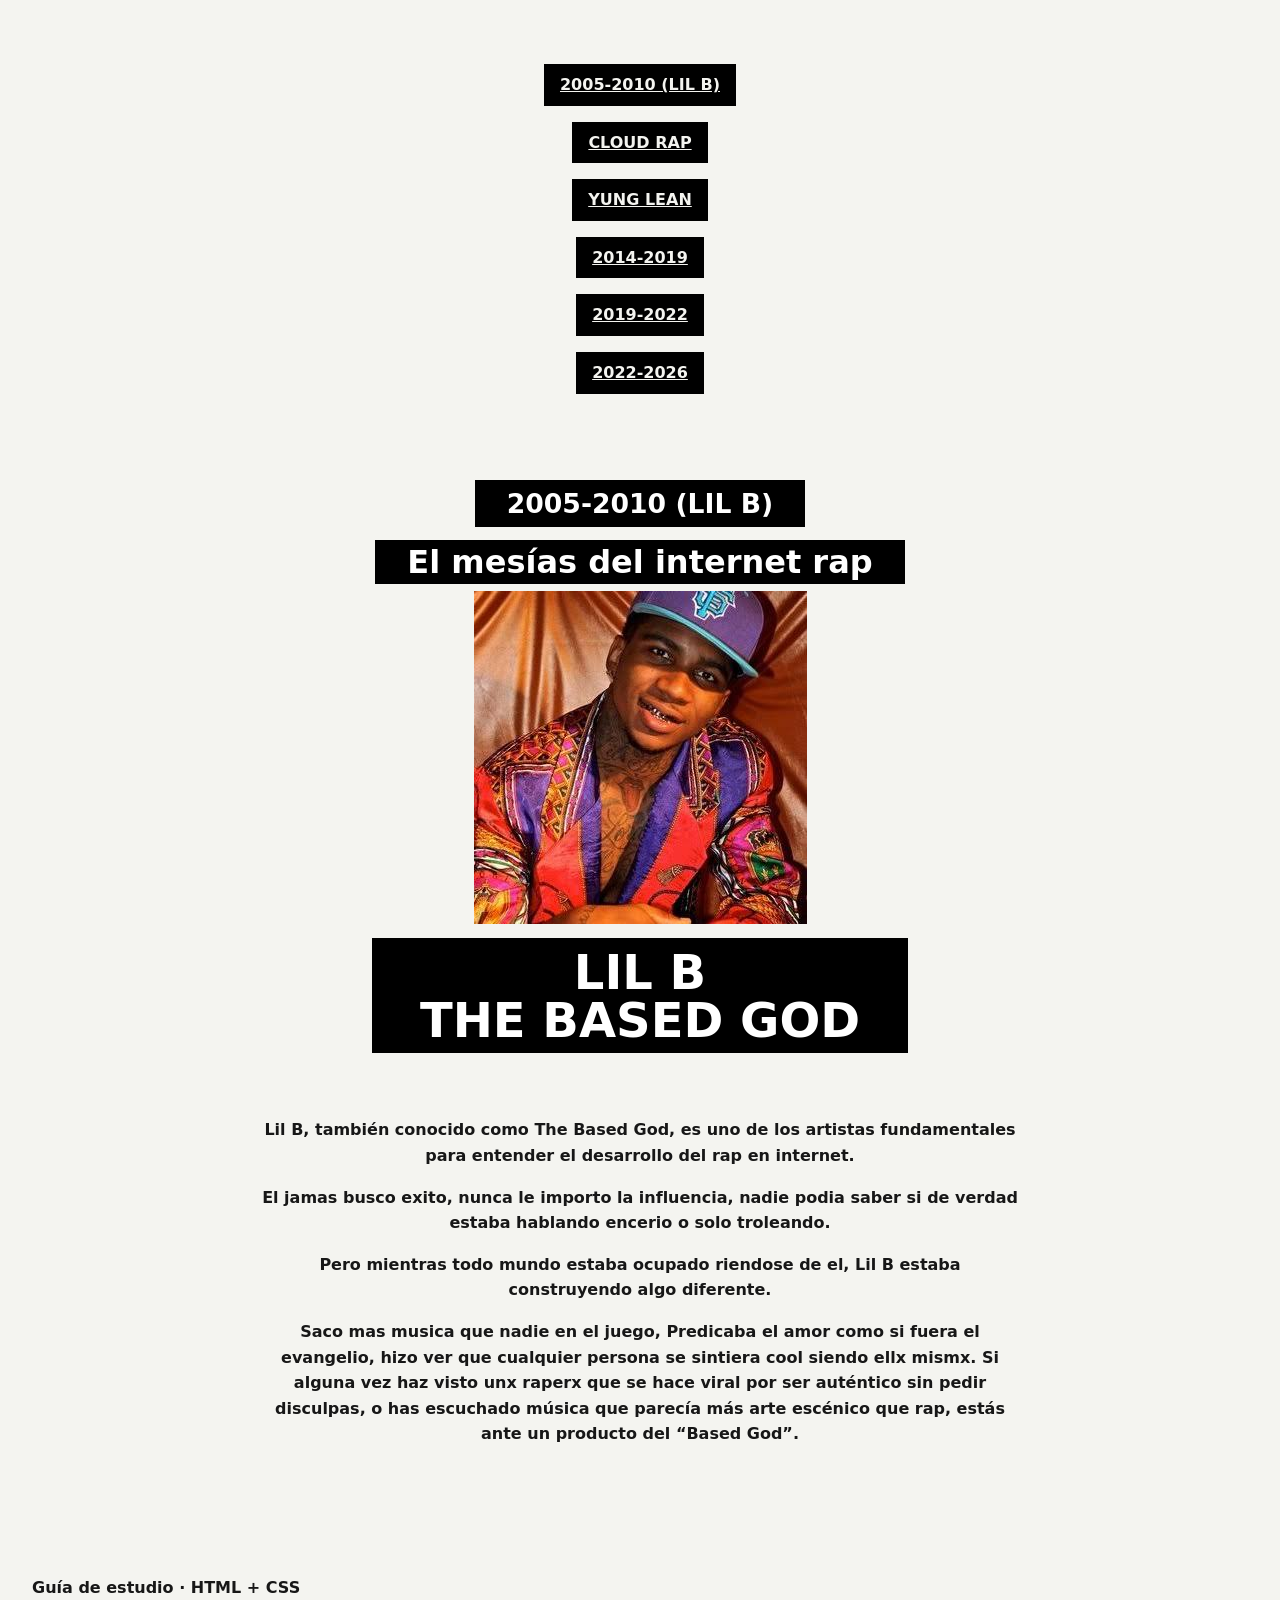
<file: lilb.html>
<!DOCTYPE html>
<html lang="es">
<head>
  <!--
    HEAD
    Contiene información sobre el documento.
    Aquí podemos definir metadata, título, favicon y archivos externos.
  -->

  <meta charset="UTF-8">
  <meta
    name="viewport"
    content="width=device-width, initial-scale=1.0"
  >
  <meta
    name="description"
    content="Documento base para estudiar estructura HTML, semántica y cajas."
  >
  <title>HTML, estructura y cajas</title>
  <!-- Favicon -->
  <link rel="icon" href="favicon.ico">
  <!-- Hoja de estilos externa -->
  <link rel="stylesheet" href="./css/style.css">
</head>
<body>

  <!--
    HEADER
    Contenido introductorio del documento.
  -->
  <nav id="main-nav">
    <a  class="nav-link" href="#elementos">2005-2010 (LIL B)</a>
    <a  class="nav-link" href="#estructura">CLOUD RAP</a>
    <a  class="nav-link" href="#jerarquia">YUNG LEAN</a>
    <a  class="nav-link" href="#elementos">2014-2019</a>
    <a  class="nav-link" href="#estructura">2019-2022</a>
    <a  class="nav-link" href="#jerarquia">2022-2026</a>
  </nav>
  <!--
    MAIN
    Contiene el contenido principal del documento.
  -->
  <main>
    <section>
        <header class="header-artist">
            <p><small>2005-2010 (LIL B)</small></p>
            <p>El mesías del internet rap</p>
            <img src="img/lilb.jpeg" alt="Lil B">
            <h1>LIL B <br>THE BASED GOD</h1>
        </header>
        <p>
            Lil B, también conocido como The Based God, es uno de los artistas
            fundamentales para entender el desarrollo del rap en internet.
        </p>
<p>El jamas busco exito, nunca le importo la influencia, nadie podia saber si de verdad estaba hablando encerio o solo troleando.</p>

<p>Pero mientras todo mundo estaba ocupado riendose de el, Lil B estaba construyendo algo diferente.</p>
Saco mas musica que nadie en el juego, Predicaba el amor como si fuera el evangelio, hizo ver que cualquier persona se sintiera cool siendo ellx mismx.

Si alguna vez haz visto unx raperx que se hace viral por ser auténtico sin pedir 
disculpas, o has escuchado música que parecía más arte escénico que rap, estás ante un producto del “Based God”.
    </section>

  </main>

  <!--
    FOOTER
    Contiene información de cierre o complementaria.
  -->
  <footer>

    <p>Guía de estudio · HTML + CSS</p>

  </footer>

</body>
</html>
</file>
<file: css/style.css>
/*
  ============================================================
  TOKENS
  ============================================================

  Variables reutilizables para mantener un sistema visual
  consistente en todo el documento.
*/

:root {
  --color-background: #f4f4f0;
  --color-text: #171717;
  --color-accent: #134aa1;
  --font-family-base: system-ui, Arial, Helvetica, sans-serif;
  --font-size-body: 1rem;
  --font-size-h1: 3rem;
  --font-size-h2: 2rem;
  --font-size-h3: 1.25rem;
}

/*
  ============================================================
  SELECTOR UNIVERSAL
  ============================================================
  * funciona como un comodín.
  Selecciona todos los elementos HTML.
*/

* {
  box-sizing: border-box;
}


/*
  ============================================================
  BODY
  ============================================================

  Define el sistema visual base del documento.
*/
body {
  margin: 0;
  background-color: var(--color-background);
  color: var(--color-text);
  font-family: var(--font-family-base);
  font-size: var(--font-size-body);
  padding: 0;
  font-weight: 700;
  line-height: 1.6em;
}

/*
  ============================================================
  JERARQUÍA TIPOGRÁFICA
  ============================================================

  HTML define la jerarquía.
  CSS controla su representación visual.
*/

h1 {
  font-size: var(--font-size-h1);
}

h2 {
  font-size: var(--font-size-h2);
}

h3 {
  font-size: var(--font-size-h3);
}


/*
  ============================================================
  LINKS
  ============================================================

  El color de acento identifica enlaces y acciones.
*/

a {
  color: var(--color-accent);
}


/*
  ============================================================
  CONTENEDOR PRINCIPAL
  ============================================================

  width:
  ocupa una proporción del espacio disponible.

  max-width:
  evita que el contenido crezca demasiado.

  margin: 0 auto:
  distribuye el espacio horizontal y centra la caja.
*/

header#header-home{
  width: 100%;
  height: 100vh;
  background-image: url(../img/cielo.jpg);
  margin: 0;
  overflow: hidden;
  display: flex;
  flex-direction: column;
  justify-content: space-between;
  padding: 1em;
  background-size: cover;
  background-position: center;
  text-align: center;
  align-content: center;
}
#header-home h1 {opacity: 0;position: absolute;}
#header-home p {
  max-width: 540px;
  margin: 0 auto;
  text-wrap: balance;
  font-weight: 900;
}
#header-home a{
  background: var(--color-accent);
    color: var(--color-background);
    display: inline-block;
    width: 292px;
    margin: 1em auto 0em auto;
    padding: .5em 1em;
}
.nav-link {
  background: black;
  color: var(--color-background);
  display: inline-block;
  width: 300;
  margin: 1em auto 0em auto;
  padding: .5em 1em;
  height: 10;
}
main {
  width: 65%;
  min-width: 290px;
  max-width: 1240px;
  margin: 0 auto;
}

#main-nav{
  width: 100%;
  margin: 0;
  overflow: hidden;
  display: flex;
  flex-direction: column;
  padding: 1em;
  background-size: cover;
  background-position: center;
  text-align: center;
  align-content: center;
  padding: 3em 0;
}
/*
  ============================================================
  ESPACIADO BÁSICO
  ============================================================
*/
main,
footer {
  padding: 2rem;
}

section {
  margin-bottom: 3rem;
  text-align: center;
}

nav a {
  margin-right: 1rem;
}


.header-artist {
  text-align: center;
  font-size: 2rem;
}

.header-artist p,
.header-artist h1 {
  background: #000;
  color: #fff;
  display: inline-block;
  margin: .25em 0 1em 0;
  padding: 0.2em 1em;
  line-height: 1em;
  margin-bottom: 1em;
}


.header-artist p {
  margin: .2em auto;
}
</file>
